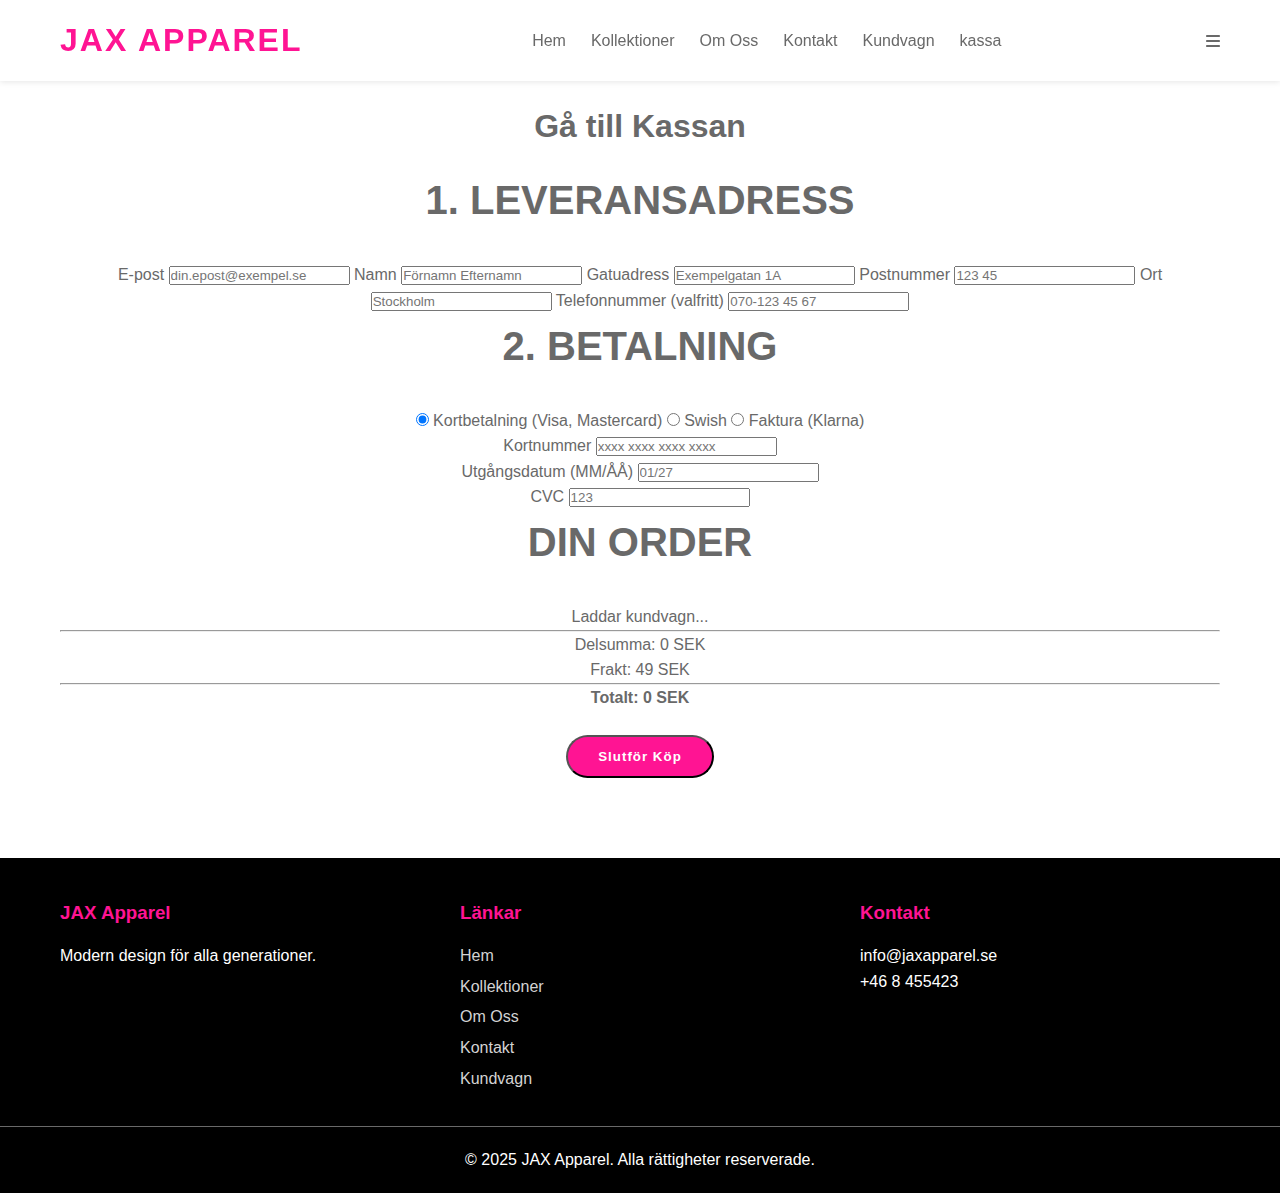
<file: checkout.html>
<!DOCTYPE html>
<html lang="sv">
<head>
    <meta charset="UTF-8">
    <meta name="viewport" content="width=device-width, initial-scale=1.0">
    <title>Kassa | JAX Apparel</title>
    <link rel="stylesheet" href="style.css">
    <link rel="stylesheet" href="https://cdnjs.cloudflare.com/ajax/libs/font-awesome/6.5.1/css/all.min.css">
</head>
<body>
    <header>
        <nav class="container">
            <div class="logo">JAX Apparel</div>
            <ul class="nav-links">
                <li><a href="index.html">Hem</a></li>
                <li><a href="kollektioner.html">Kollektioner</a></li>
                <li><a href="omoss.html">Om Oss</a></li>
                <li><a href="kontakt.html">Kontakt</a></li>
                <li><a href="kundvagn.html">Kundvagn</a></li>
                 <li><a href="checkout.html">kassa</a></li>
            </ul>
            <i class="fa fa-bars" id="mobile-menu"></i>
        </nav>
    </header>

    <main>
        <section class="container checkout-layout">
            
            <h1>Gå till Kassan</h1>

            <div class="checkout-grid">
                
                <div class="checkout-form-area">
                    
                    <div class="shipping-section checkout-box">
                        <h2>1. Leveransadress</h2>
                        <form id="shipping-form">
                            <label for="email">E-post</label>
                            <input type="email" id="email" name="email" required placeholder="din.epost@exempel.se">

                            <label for="name">Namn</label>
                            <input type="text" id="name" name="name" required placeholder="Förnamn Efternamn">

                            <label for="address">Gatuadress</label>
                            <input type="text" id="address" name="address" required placeholder="Exempelgatan 1A">

                            <label for="zip">Postnummer</label>
                            <input type="text" id="zip" name="zip" required placeholder="123 45">

                            <label for="city">Ort</label>
                            <input type="text" id="city" name="city" required placeholder="Stockholm">
                            
                            <label for="phone">Telefonnummer (valfritt)</label>
                            <input type="tel" id="phone" name="phone" placeholder="070-123 45 67">
                        </form>
                    </div>

                    <div class="payment-section checkout-box margin-top-40">
                        <h2>2. Betalning</h2>
                        <div class="payment-options">
                            <label class="payment-method">
                                <input type="radio" name="payment" value="card" checked>
                                Kortbetalning (Visa, Mastercard)
                            </label>
                            <label class="payment-method">
                                <input type="radio" name="payment" value="swish">
                                Swish
                            </label>
                            <label class="payment-method">
                                <input type="radio" name="payment" value="invoice">
                                Faktura (Klarna)
                            </label>
                        </div>
                        
                        <div id="card-details" class="card-details">
                            <label for="card-number">Kortnummer</label>
                            <input type="text" id="card-number" placeholder="xxxx xxxx xxxx xxxx">

                            <div class="card-inline">
                                <div>
                                    <label for="expiry">Utgångsdatum (MM/ÅÅ)</label>
                                    <input type="text" id="expiry" placeholder="01/27">
                                </div>
                                <div>
                                    <label for="cvc">CVC</label>
                                    <input type="text" id="cvc" placeholder="123">
                                </div>
                            </div>
                        </div>
                    </div>

                </div>

                <div class="checkout-summary-area">
                    <div class="summary-box">
                        <h2>Din Order</h2>
                        
                        <div id="checkout-cart-items" class="cart-items-list">
                            <p>Laddar kundvagn...</p>
                        </div>
                        
                        <hr>
                        
                        <div class="summary-row">
                            <span>Delsumma:</span>
                            <span id="subtotal">0 SEK</span>
                        </div>
                        <div class="summary-row">
                            <span>Frakt:</span>
                            <span id="shipping-cost">49 SEK</span>
                        </div>
                        
                        <hr class="total-divider">

                        <div class="summary-row total-row">
                            <strong>Totalt:</strong>
                            <strong id="final-total">0 SEK</strong>
                        </div>

                        <button type="submit" form="shipping-form" class="cta-button full-width margin-top-20">
                            Slutför Köp
                        </button>
                    </div>
                </div>

            </div>
            
        </section>
    </main>
    
    <div id="footer-placeholder"></div>

    <script src="script.js"></script>
     <script src="init.js"></script>
</body>
</html>
</file>
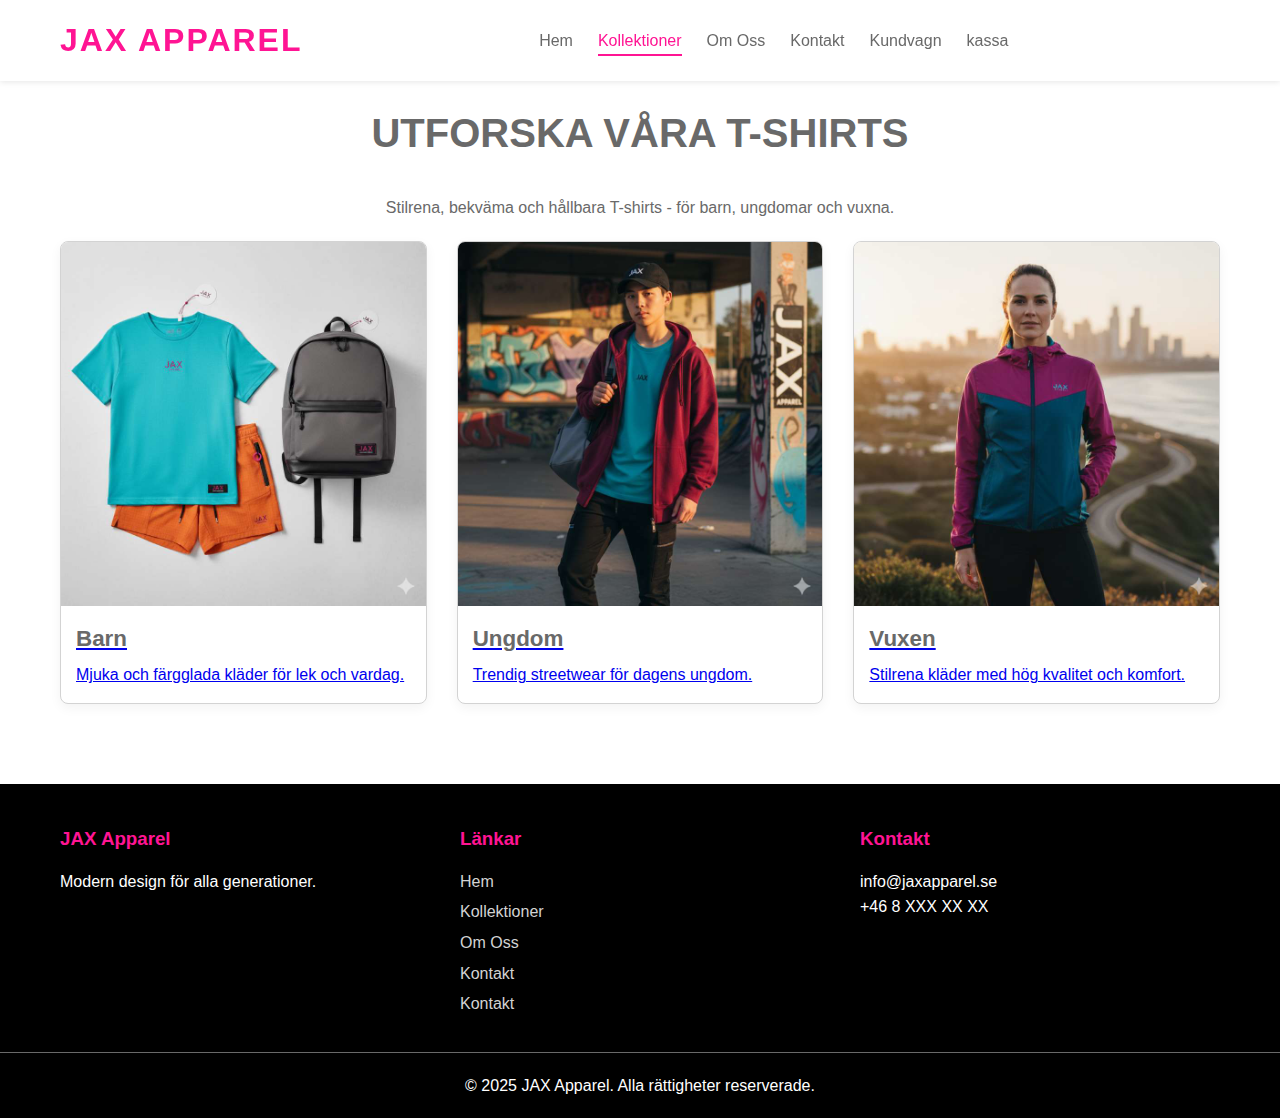
<file: kollektioner.html>
<!DOCTYPE html>
<html lang="sv">
<head>
    <meta charset="UTF-8">
    <meta name="viewport" content="width=device-width, initial-scale=1.0">
    <title>Kollektioner | JAX Apparel</title>
    <link rel="stylesheet" href="style.css">
</head>
<body>
      <header>
        <nav class="container">
            <div class="logo">JAX Apparel</div>
            <ul class="nav-links">
                <li><a href="index.html">Hem</a></li>
                <li><a href="kollektioner.html"class="active">Kollektioner</a></li>
                <li><a href="omoss.html">Om Oss</a></li>
                <li><a href="kontakt.html">Kontakt</a></li>
                <li><a href="kundvagn.html">Kundvagn</a></li>
                 <li><a href="checkout.html">kassa</a></li>
            </ul>
            <i class="fa fa-bars" id="mobile-menu"></i>
        </nav>
    </header>


    <main>
        <section class="container">
            <h2>Utforska Våra T-Shirts</h2>
            <p>Stilrena, bekväma och hållbara T-shirts - för barn, ungdomar och vuxna.</p>
            
            <div class="grid-layout">
                <a href="produkt.html?kategori=barn" class="card">
                    <img src="barn.jpg" alt="Barn">
                    <div class="card-content">
                        <h3>Barn</h3>
                        <p>Mjuka och färgglada kläder för lek och vardag.</p>
                    </div>
                </a>

                <a href="produkt.html?kategori=ungdom" class="card">
                    <img src="ungdom.jpg" alt="Ungdom">
                    <div class="card-content">
                        <h3>Ungdom</h3>
                        <p>Trendig streetwear för dagens ungdom.</p>
                    </div>
                </a>

                <a href="produkt.html?kategori=vuxna" class="card">
                    <img src="vuxna.jpg" alt="Vuxen">
                    <div class="card-content">
                        <h3>Vuxen</h3>
                        <p>Stilrena kläder med hög kvalitet och komfort.</p>
                    </div>
                </a>
            </div>
        </section>
    </main>
 <footer class="footer">
        <div class="container footer-grid">
            <div class="footer-section">
                <h3>JAX Apparel</h3>
                <p>Modern design för alla generationer.</p>
            </div>

            <div class="footer-section">
                <h3>Länkar</h3>
                <ul>
                    <li><a href="index.html">Hem</a></li>
                    <li><a href="kollektioner.html">Kollektioner</a></li>
                    <li><a href="omoss.html">Om Oss</a></li>
                    <li><a href="kontakt.html">Kontakt</a></li>
                    <li><a href="kontakt.html">Kontakt</a></li>
                </ul>
            </div>

            <div class="footer-section">
                <h3>Kontakt</h3>
                <p>info@jaxapparel.se</p>
                <p>+46 8 XXX XX XX</p>
            </div>
        </div>

        <div class="footer-bottom">
            © 2025 JAX Apparel. Alla rättigheter reserverade.
        </div>
    </footer>

    <script src="script.js"></script>
    <script src="script.js"></script>
</body>

</html>
</file>
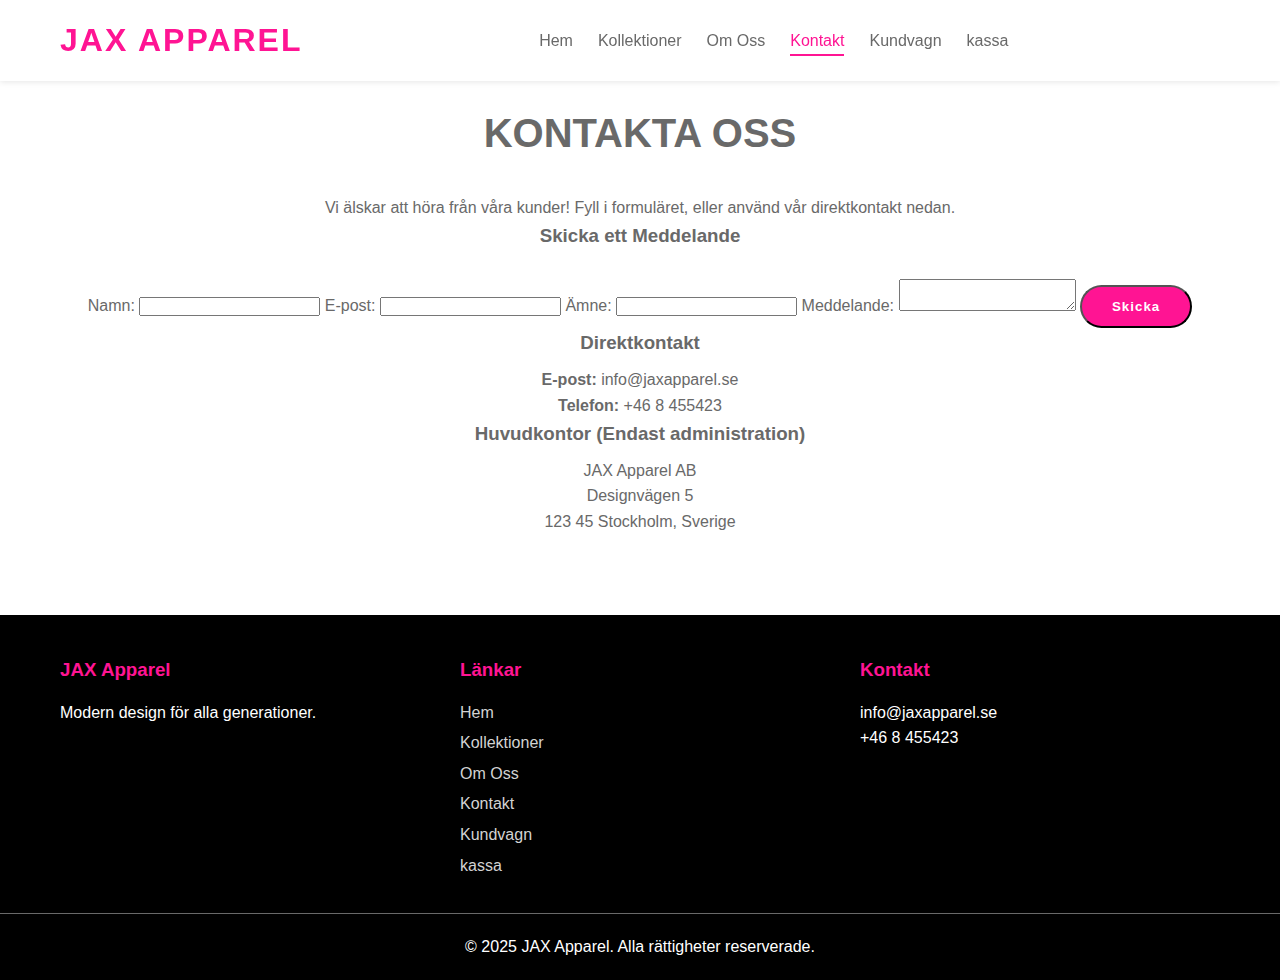
<file: kontakt.html>
<!DOCTYPE html>
<html lang="sv">
<head>
    <meta charset="UTF-8">
    <meta name="viewport" content="width=device-width, initial-scale=1.0">
    <title>Kontakt | JAX Apparel</title>
    <link rel="stylesheet" href="style.css">
</head>
<body>
    <header>
        <nav class="container">
            <div class="logo">JAX Apparel</div>
            <ul class="nav-links">
                <li><a href="index.html">Hem</a></li>
                <li><a href="kollektioner.html">Kollektioner</a></li>
                <li><a href="omoss.html">Om Oss</a></li>
                <li><a href="kontakt.html" class="active">Kontakt</a></li>
                <li><a href="kundvagn.html">Kundvagn</a></li>
                 <li><a href="checkout.html">kassa</a></li>
            </ul>
            <i class="fa fa-bars" id="mobile-menu"></i>
        </nav>
    </header>

    <main>
        <section class="container">
            <h2>Kontakta Oss</h2>
            <p>Vi älskar att höra från våra kunder! Fyll i formuläret, eller använd vår direktkontakt nedan.</p>
            
            <div class="contact-content">
                <div class="contact-form">
                    <h3>Skicka ett Meddelande</h3>
                    <form action="#" method="POST" id="contact-form">
                        <label for="name">Namn:</label>
                        <input type="text" id="name" name="name" required>

                        <label for="email">E-post:</label>
                        <input type="email" id="email" name="email" required>
                        
                        <label for="subject">Ämne:</label>
                        <input type="text" id="subject" name="subject">

                        <label for="message">Meddelande:</label>
                        <textarea id="message" name="message" required></textarea>

                        <button type="submit" class="cta-button">Skicka</button>
                    </form>
                </div>
                
                <div class="contact-info">
                    <h3>Direktkontakt</h3>
                    <p><strong>E-post:</strong> info@jaxapparel.se</p>
                    <p><strong>Telefon:</strong> +46 8 455423 </p>
                    
                    <h3 class="margin-top-30">Huvudkontor (Endast administration)</h3>
                    <p>JAX Apparel AB</p>
                    <p>Designvägen 5</p>
                    <p>123 45 Stockholm, Sverige</p>
                </div>
            </div>
        </section>
    </main>

    <footer class="footer">
        <div class="container footer-grid">
            <div class="footer-section">
                <h3>JAX Apparel</h3>
                <p>Modern design för alla generationer.</p>
            </div>

            <div class="footer-section">
                <h3>Länkar</h3>
                <ul>
                    <li><a href="index.html">Hem</a></li>
                    <li><a href="kollektioner.html">Kollektioner</a></li>
                    <li><a href="omoss.html">Om Oss</a></li>
                    <li><a href="kontakt.html">Kontakt</a></li>
                    <li><a href="kundvagn.html">Kundvagn</a></li>
                     <li><a href="checkout.html">kassa</a></li>
                </ul>
            </div>

            <div class="footer-section">
                <h3>Kontakt</h3>
                <p>info@jaxapparel.se</p>
                <p>+46 8 455423</p>
            </div>
        </div>

        <div class="footer-bottom">
            &copy; 2025 JAX Apparel. Alla rättigheter reserverade.
        </div>
    </footer>
    <script src="script.js"></script>
</body>
</html>
</file>
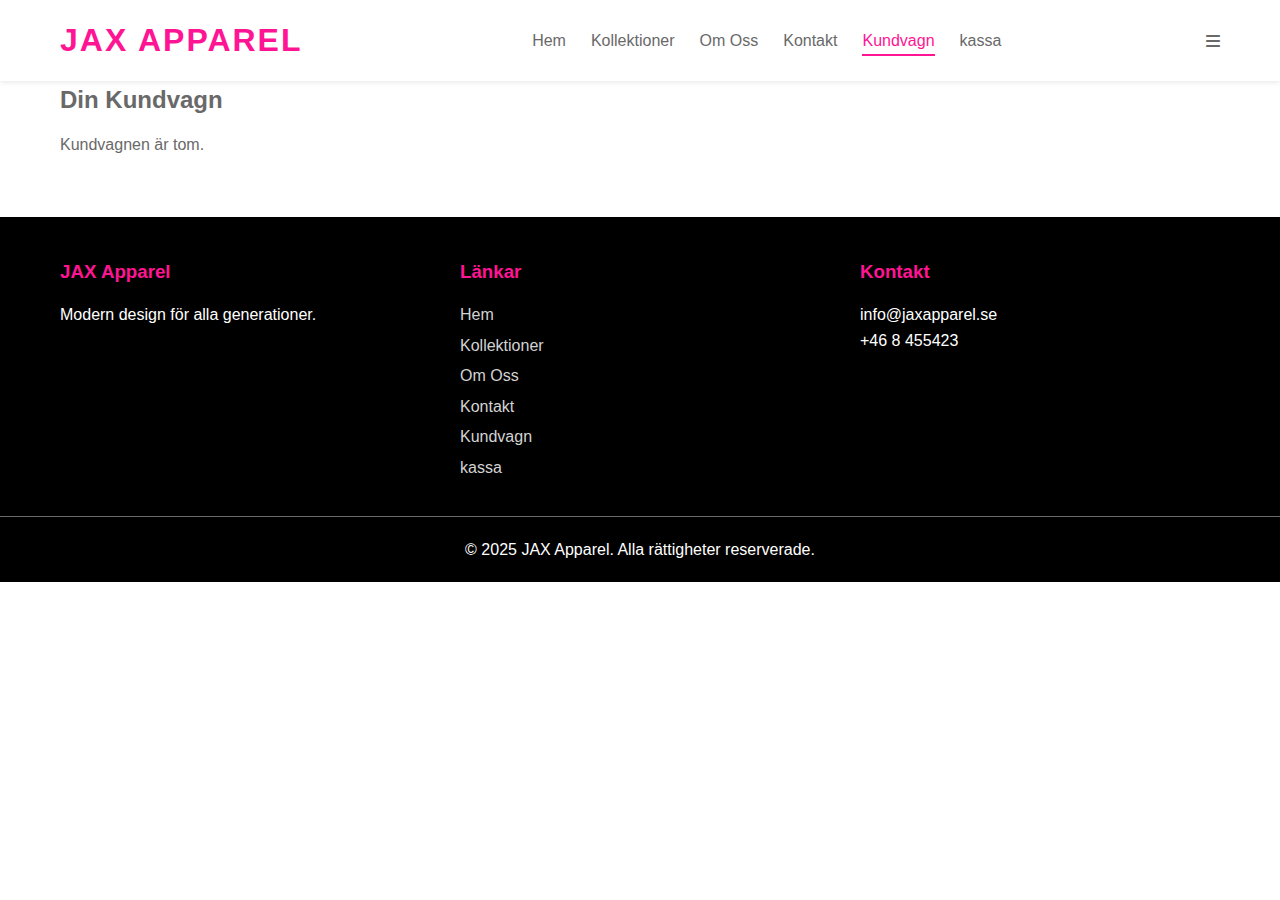
<file: kundvagn.html>
<!DOCTYPE html>
<html lang="sv">
<head>
    <meta charset="UTF-8">
    <meta name="viewport" content="width=device-width, initial-scale=1.0">
    <title>Kundvagn | JAX Apparel</title>
    <link rel="stylesheet" href="https://cdnjs.cloudflare.com/ajax/libs/font-awesome/6.5.1/css/all.min.css">
    <link rel="stylesheet" href="style.css">
</head>
<body>
    <header>
        <nav class="container">
            <div class="logo">JAX Apparel</div>
            <ul class="nav-links">
                <li><a href="index.html">Hem</a></li>
                <li><a href="kollektioner.html">Kollektioner</a></li>
                <li><a href="omoss.html">Om Oss</a></li>
                <li><a href="kontakt.html">Kontakt</a></li>
                <li><a href="kundvagn.html" class="active">Kundvagn</a></li>
                 <li><a href="checkout.html">kassa</a></li>
            </ul>
            <i class="fa fa-bars" id="mobile-menu"></i>
        </nav>
    </header>
    
    <main class="container">
        <h2>Din Kundvagn</h2>
        
        <div id="cart-items-container">
            </div>
        
        <div class="cart-actions">
            <button class="btn cta-button" id="clear-cart">Töm kundvagn</button>
            <a href="checkout.html" class="btn cta-button checkout-button">Gå till kassan</a>
        </div>
    </main>
    
    <footer class="footer">
        <div class="container footer-grid">
            <div class="footer-section">
                <h3>JAX Apparel</h3>
                <p>Modern design för alla generationer.</p>
            </div>

            <div class="footer-section">
                <h3>Länkar</h3>
                <ul>
                    <li><a href="index.html">Hem</a></li>
                    <li><a href="kollektioner.html">Kollektioner</a></li>
                    <li><a href="omoss.html">Om Oss</a></li>
                    <li><a href="kontakt.html">Kontakt</a></li>
                    <li><a href="kundvagn.html">Kundvagn</a></li>
                     <li><a href="checkout.html">kassa</a></li>
                </ul>
            </div>

            <div class="footer-section">
                <h3>Kontakt</h3>
                <p>info@jaxapparel.se</p>
                <p>+46 8 455423</p>
            </div>
        </div>

        <div class="footer-bottom">
            &copy; 2025 JAX Apparel. Alla rättigheter reserverade.
        </div>
    </footer>
    <script src="script.js"></script>
</body>
</html>
</file>
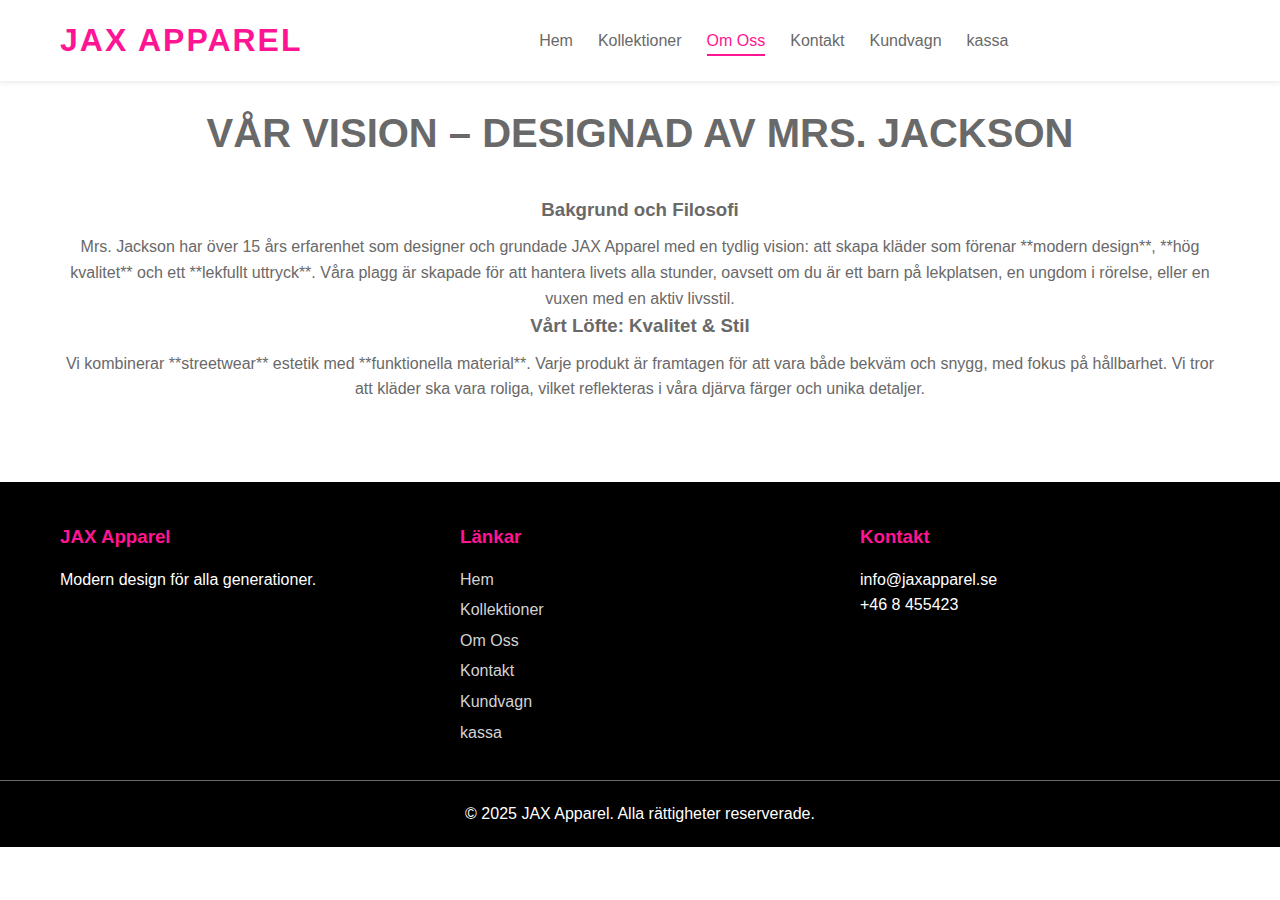
<file: omoss.html>
<!DOCTYPE html>
<html lang="sv">
<head>
    <meta charset="UTF-8">
    <meta name="viewport" content="width=device-width, initial-scale=1.0">
    <title>Om Oss | JAX Apparel</title>
    <link rel="stylesheet" href="style.css">
</head>
<body>
    <header>
        <nav class="container">
            <div class="logo">JAX Apparel</div>
            <ul class="nav-links">
                <li><a href="index.html">Hem</a></li>
                <li><a href="kollektioner.html">Kollektioner</a></li>
                <li><a href="omoss.html" class="active">Om Oss</a></li>
                <li><a href="kontakt.html">Kontakt</a></li>
                <li><a href="kundvagn.html">Kundvagn</a></li>
                 <li><a href="checkout.html">kassa</a></li>
            </ul>
            <i class="fa fa-bars" id="mobile-menu"></i>
        </nav>
    </header>

    <main>
        <section class="container about-content">
            <h2 class="text-center">Vår Vision – Designad av Mrs. Jackson</h2>
            
            <div class="text-left">
                <h3>Bakgrund och Filosofi</h3>
                <p>Mrs. Jackson har över 15 års erfarenhet som designer och grundade JAX Apparel med en tydlig vision: att skapa kläder som förenar **modern design**, **hög kvalitet** och ett **lekfullt uttryck**. Våra plagg är skapade för att hantera livets alla stunder, oavsett om du är ett barn på lekplatsen, en ungdom i rörelse, eller en vuxen med en aktiv livsstil.</p>

                <h3>Vårt Löfte: Kvalitet & Stil</h3>
                <p>Vi kombinerar **streetwear** estetik med **funktionella material**. Varje produkt är framtagen för att vara både bekväm och snygg, med fokus på hållbarhet. Vi tror att kläder ska vara roliga, vilket reflekteras i våra djärva färger och unika detaljer.</p>
            </div>
        </section>
    </main>
    
    <footer class="footer">
        <div class="container footer-grid">
            <div class="footer-section">
                <h3>JAX Apparel</h3>
                <p>Modern design för alla generationer.</p>
            </div>

            <div class="footer-section">
                <h3>Länkar</h3>
                <ul>
                    <li><a href="index.html">Hem</a></li>
                    <li><a href="kollektioner.html">Kollektioner</a></li>
                    <li><a href="omoss.html">Om Oss</a></li>
                    <li><a href="kontakt.html">Kontakt</a></li>
                    <li><a href="kundvagn.html">Kundvagn</a></li>
                     <li><a href="checkout.html">kassa</a></li>
                </ul>
            </div>

            <div class="footer-section">
                <h3>Kontakt</h3>
                <p>info@jaxapparel.se</p>
                <p>+46 8 455423</p>
            </div>
        </div>

        <div class="footer-bottom">
            &copy; 2025 JAX Apparel. Alla rättigheter reserverade.
        </div>
    </footer>
    <script src="script.js"></script>
</body>
</html>
</file>
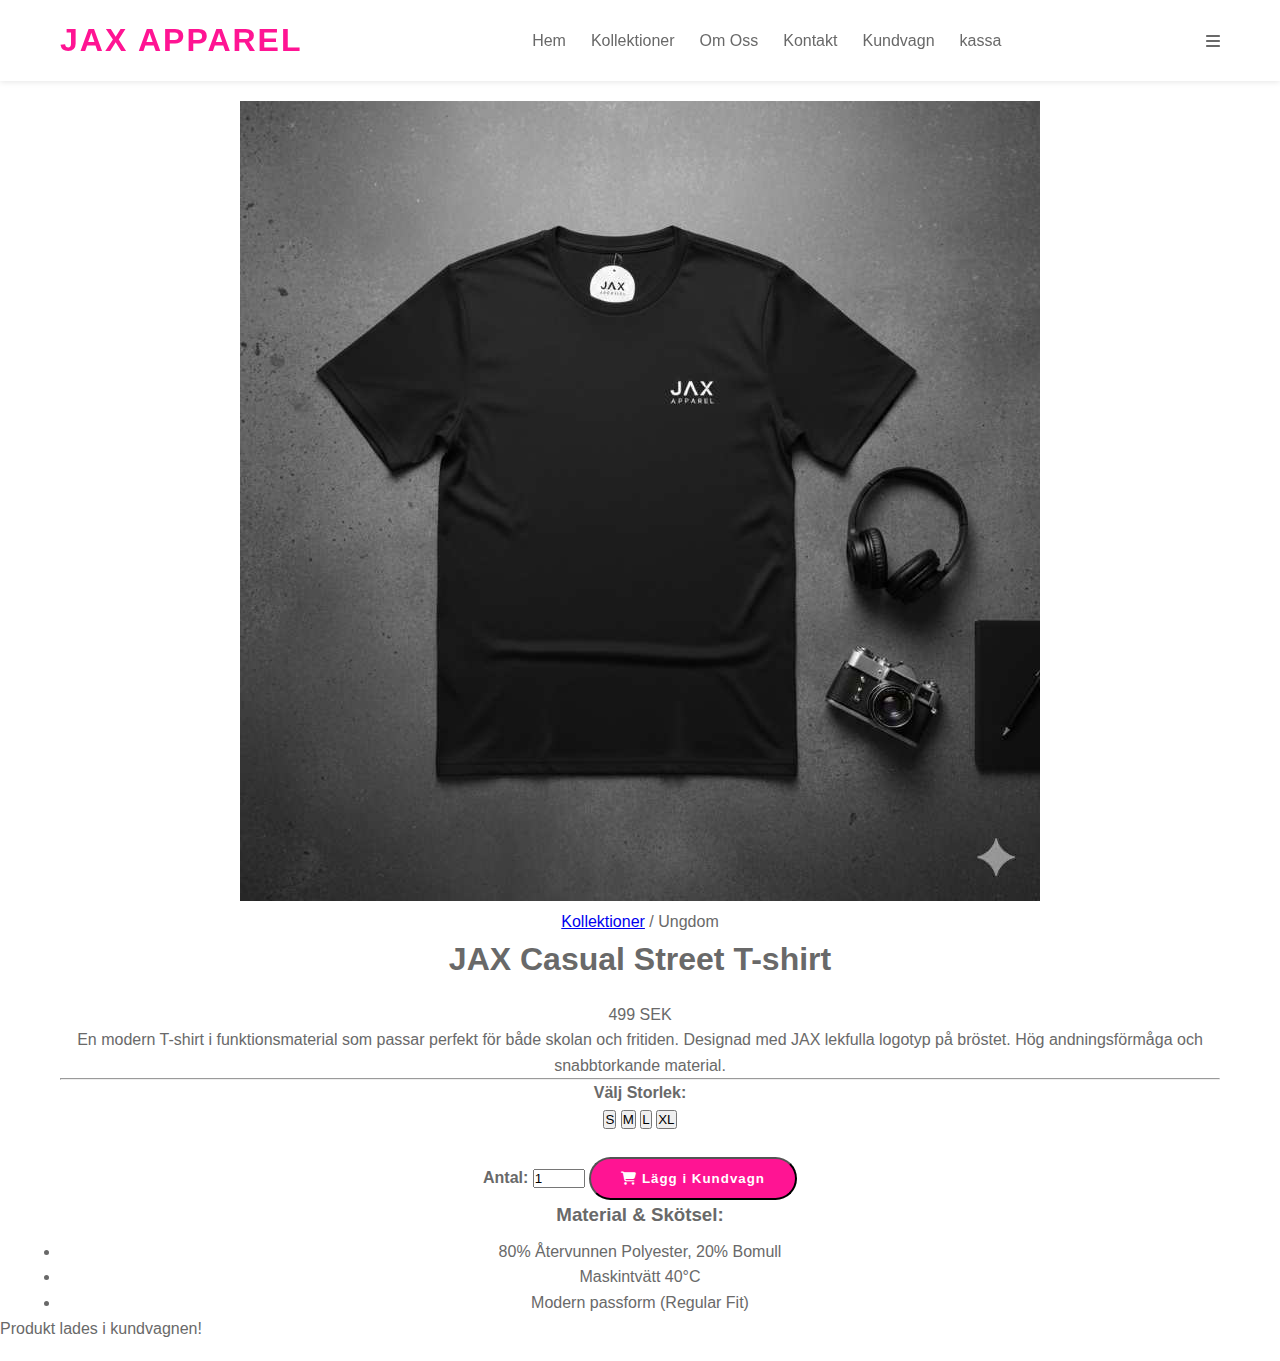
<file: produkt.html>
<!DOCTYPE html>
<html lang="sv">
<head>
    <meta charset="UTF-8">
    <meta name="viewport" content="width=device-width, initial-scale=1.0">
    <title>JAX Casual Street T-shirt | JAX Apparel</title>
    <link rel="stylesheet" href="style.css">
    <link rel="stylesheet" href="https://cdnjs.cloudflare.com/ajax/libs/font-awesome/6.5.1/css/all.min.css">
</head>
<body>
    <header>
        <nav class="container">
            <div class="logo">JAX Apparel</div>
            <ul class="nav-links">
                <li><a href="index.html">Hem</a></li>
                <li><a href="kollektioner.html">Kollektioner</a></li>
                <li><a href="omoss.html">Om Oss</a></li>
                <li><a href="kontakt.html">Kontakt</a></li>
                <li><a href="kundvagn.html">Kundvagn</a></li>
                 <li><a href="checkout.html">kassa</a></li>
            </ul>
            <i class="fa fa-bars" id="mobile-menu"></i>
        </nav>
    </header>

    <main>
        <section class="container">
            <div class="product-detail-layout">
                
                <div class="product-gallery">
                    <img src="vuxen-tshirt.jpg" alt="JAX Casual T-shirt - Huvudbild" id="uminglish-1">
                    
                    <div class="thumbnail-gallery margin-top-20">
                        </div>
                </div>

                <div class="product-info">
                    <p class="category-link"><a href="kollektioner.html">Kollektioner</a> / Ungdom</p>
                    <h1>JAX Casual Street T-shirt</h1>
                    
                    <div class="price">499 SEK</div>

                    <p>En modern T-shirt i funktionsmaterial som passar perfekt för både skolan och fritiden. Designad med JAX lekfulla logotyp på bröstet. Hög andningsförmåga och snabbtorkande material.</p>
                    
                    <hr class="margin-20-0">

                    <form id="purchase-form">
                        <label><strong>Välj Storlek:</strong></label>
                        <div class="size-selector">
                            <button type="button" data-size="S">S</button>
                            <button type="button" data-size="M" class="selected">M</button>
                            <button type="button" data-size="L">L</button>
                            <button type="button" data-size="XL">XL</button>
                        </div>

                        <label class="margin-top-20"><strong>Antal:</strong></label>
                        <input type="number" value="1" min="1" max="10" class="quantity-input-small">

                        <button type="submit" class="cta-button add-to-cart">
                            <i class="fas fa-shopping-cart"></i> Lägg i Kundvagn
                        </button>
                    </form>
                    
                    <div class="margin-top-30">
                        <h3>Material & Skötsel:</h3>
                        <ul>
                            <li>80% Återvunnen Polyester, 20% Bomull</li>
                            <li>Maskintvätt 40°C</li>
                            <li>Modern passform (Regular Fit)</li>
                        </ul>
                    </div>
                </div>
            </div>
        </section>
        <div id="product-added-alert" class="product-added-alert">
            Produkt lades i kundvagnen!
        </div>
    </main>

    <div id="footer-placeholder"></div>

    <script src="script.js"></script>
</body>
</html>
</file>
<file: style.css>
* {
    margin: 0;
    padding: 0;
    box-sizing: border-box;
}

:root {
    --primary-color: deeppink;
    --secondary-color: lightseagreen;
    --text-dark: dimgray;
    --text-light: whitesmoke;
    --bg-light: white;
    --bg-dark: black;
}

body {
    font-family: 'Helvetica Neue', Helvetica, Arial, sans-serif;
    line-height: 1.6;
    background-color: var(--bg-light);
    color: var(--text-dark);
}

main {
    padding: 20px 0;
}

.container {
    max-width: 1200px;
    margin: 0 auto;
    padding: 0 20px;
}

h1, h2, h3 {
    margin-bottom: 0.5em;
    color: var(--text-dark);
}

header {
    background-color: var(--bg-light);
    box-shadow: 0 1px 6px rgba(0,0,0,0.1);
    padding: 15px 0;
    position: sticky;
    top: 0;
    z-index: 1000;
}

nav {
    display: flex;
    justify-content: space-between;
    align-items: center;
}

.logo {
    font-size: 2em;
    font-weight: 700;
    color: var(--primary-color);
    text-transform: uppercase;
    letter-spacing: 2px;
}

nav ul {
    list-style: none;
    display: flex;
}

nav ul li a {
    text-decoration: none;
    color: var(--text-dark);
    margin-left: 25px;
    padding: 5px 0;
    transition: color 0.3s, border-bottom 0.3s;
    border-bottom: 2px solid transparent;
}

nav ul li a:hover, nav ul li a.active {
    color: var(--primary-color);
    border-bottom: 2px solid var(--primary-color);
}

#hero {
    background: url('placeholder-hero.jpg') center/cover no-repeat;
    height: 60vh;
    display: flex;
    flex-direction: column;
    justify-content: center;
    align-items: center;
    color: var(--text-light);
    text-shadow: 0 0 10px rgba(0, 0, 0, 0.7);
    margin-bottom: 40px;
}

#hero h1 {
    font-size: 4em;
    color: var(--text-light);
}

.cta-button {
    display: inline-block;
    background-color: var(--primary-color);
    color: white;
    text-decoration: none;
    padding: 12px 30px;
    border-radius: 50px;
    margin-top: 25px;
    font-weight: bold;
    letter-spacing: 1px;
    transition: background-color 0.3s, transform 0.2s;
}

.cta-button:hover {
    background-color: crimson;
    transform: translateY(-2px);
}

section {
    padding: 40px 0;
    text-align: center;
}

section h2 {
    font-size: 2.5em;
    margin-bottom: 30px;
    text-transform: uppercase;
}

.grid-layout {
    display: grid;
    grid-template-columns: repeat(auto-fit, minmax(300px, 1fr));
    gap: 30px;
    margin-top: 20px;
}

.card {
    background-color: var(--bg-light);
    border: 1px solid lightgray;
    border-radius: 8px;
    overflow: hidden;
    box-shadow: 0 4px 12px rgba(0, 0, 0, 0.05);
    text-align: left;
    transition: transform 0.3s, box-shadow 0.3s;
}

.card:hover {
    transform: translateY(-5px);
    box-shadow: 0 8px 20px rgba(0, 0, 0, 0.1);
}

.card img {
    width: 100%;
    height: auto;
    display: block;
}

.card-content {
    padding: 15px;
}

.card-content h3 {
    font-size: 1.4em;
    margin-bottom: 5px;
}

footer, .footer {
    width: 100%;
    background: var(--bg-dark);
    color: white;
    padding: 40px 0 20px;
    margin-top: 60px;
}

.footer .container {
    max-width: 1200px;
    margin: 0 auto;
    padding: 0 20px;
}

.footer-grid {
    display: grid;
    grid-template-columns: repeat(auto-fit, minmax(200px, 1fr));
    gap: 40px;
}

.footer-section h3 {
    margin-bottom: 15px;
    color: var(--primary-color);
}

.footer-section ul {
    list-style: none;
    padding: 0;
    margin: 0;
}

.footer-section ul li {
    margin: 5px 0;
}

.footer-section a {
    color: lightgray;
    text-decoration: none;
}

.footer-section a:hover {
    color: var(--primary-color);
}

.footer-bottom {
    text-align: center;
    margin-top: 30px;
    padding-top: 20px;
    border-top: 1px solid dimgray;
}

@media (max-width: 900px) {
}

@media (max-width: 768px) {
    .logo {
        font-size: 1.5em;
    }

    nav ul {
        display: none;
    }

    #hero {
        height: 40vh;
    }

    #hero h1 {
        font-size: 2.5em;
    }
}
</file>
